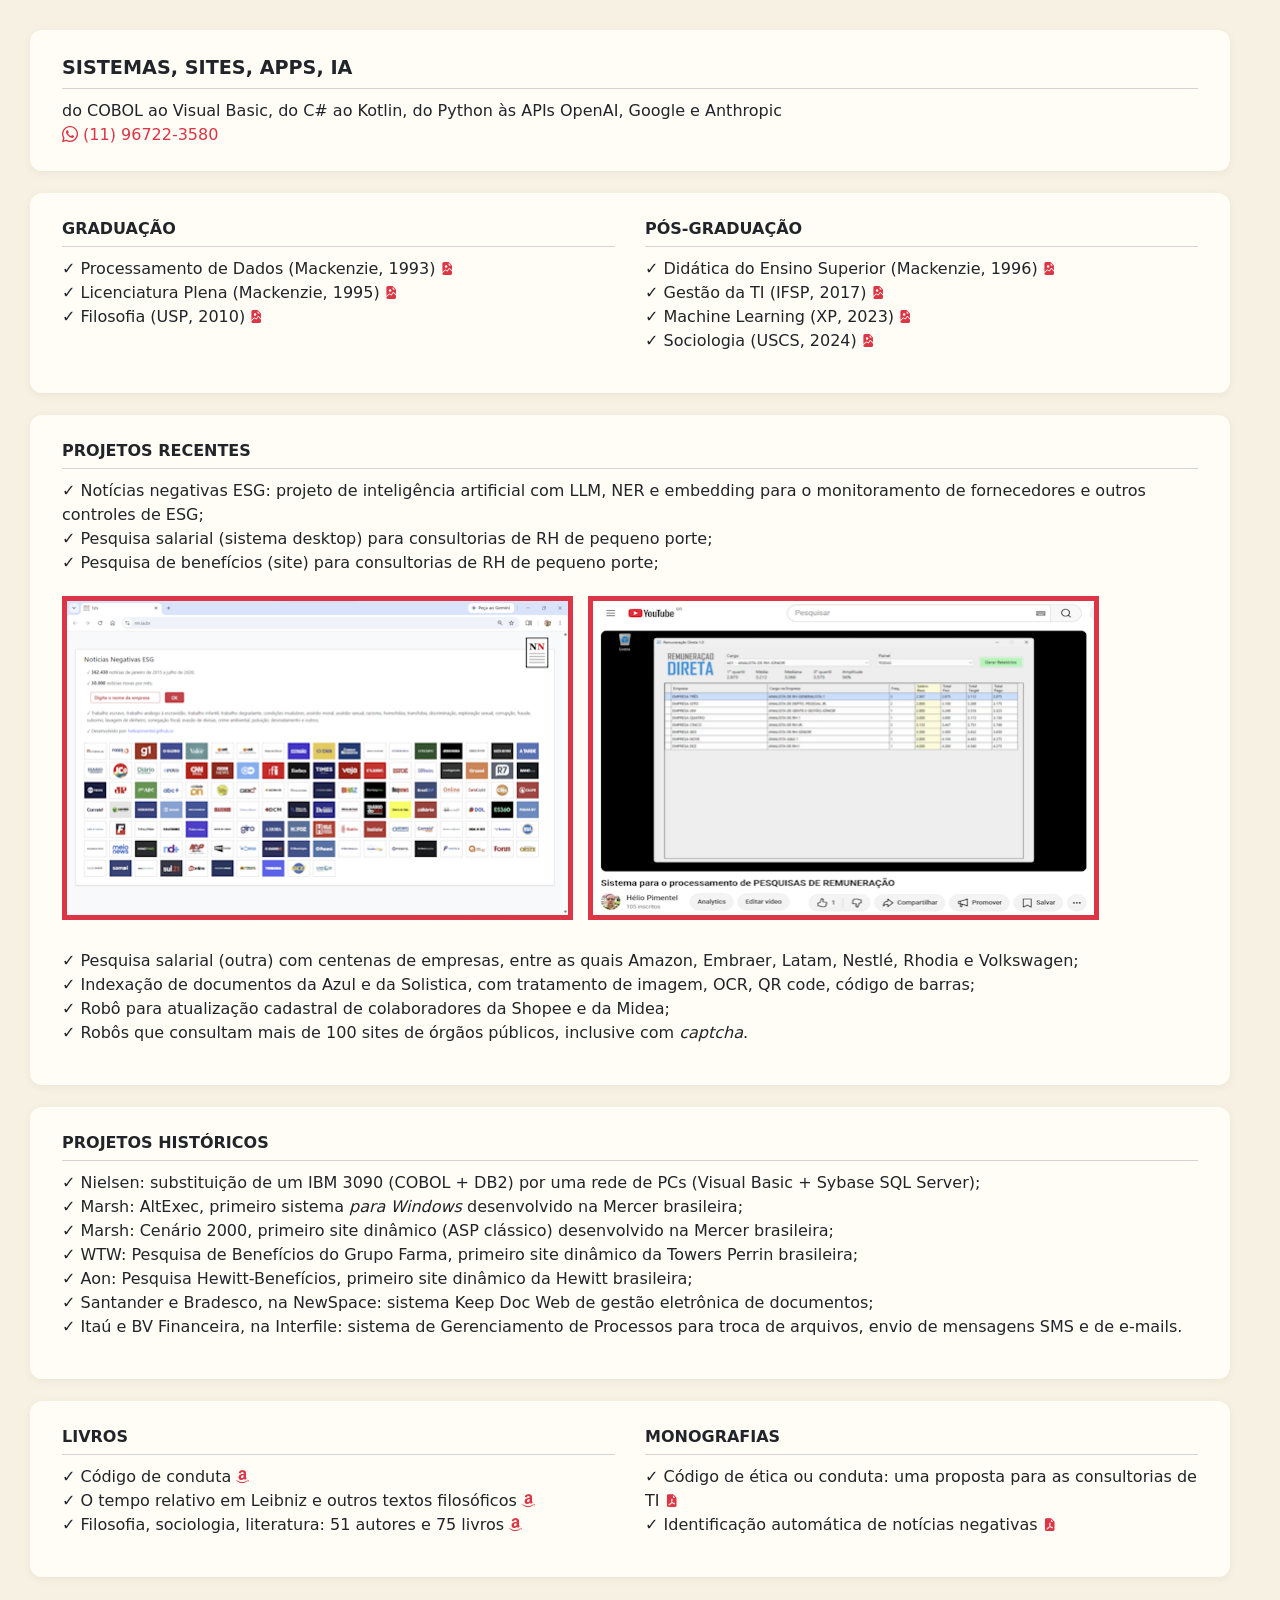
<file: index.html>
<!doctype html>
<html lang="pt-br">
<head>
    <meta charset="utf-8" />
    <meta name="viewport" content="width=device-width, initial-scale=1" />
    <title>Hélio Pimentel</title>
    <link rel="icon" href="hp.ico" />
    <link rel="stylesheet" href="bootstrap.min.css" />
    <link rel="stylesheet" href="bootstrap-icons-modified.min.css" />
    <style>

        body { padding: 30px; background-color: #F7F1E3; }
        big { display: block; border-bottom: 1px solid lightgray; padding-bottom: 5px; margin-bottom: 10px; font-weight: bold; }
        a { text-decoration: none; color: #DC3545; }
        ul { list-style: none; padding-left: 0px; }
        ul li::before { content: "\2713\0020"; }
        .img { width: 45%; border: 5px solid #DC3545; margin-right: 10px; margin-top: 5px; margin-bottom: 5px; }
        .ico { font-size: 80%; }

        .card-div { background: #FFFDF6; border-radius: 12px; padding: 24px 32px; margin-bottom: 22px; box-shadow: 0 2px 10px rgba(0,0,0,0.05); max-width: 1200px; }
        .card-div b { display: block; border-bottom: 1px solid lightgray; padding-bottom: 5px; margin-bottom: 10px; }
        .card-div-flex { display: flex; column-gap: 30px; }
        .card-div-flex div { flex: 1; }

        @media (max-width: 1000px) {
            .card-div-flex { flex-direction: column; }
            .card-div-flex div { min-width: 0px; }
        }

    </style>
</head>
<body>
    <div class="page-wrap">

        <div class="card-div">
            <big>SISTEMAS, SITES, APPS, IA</big>
            do COBOL ao Visual Basic, do C# ao Kotlin, do Python às APIs OpenAI, Google e Anthropic<br />
            <a class="contato" target="_blank" href="https://wa.me/5511967223580"><i class="bi bi-whatsapp"></i> (11) 96722-3580</a>
        </div>

        <div class="card-div card-div-flex">
            <div>
                <b>GRADUAÇÃO</b>
                <ul>
                    <li>Processamento de Dados <nobr>(Mackenzie, 1993) <a href="f1.jpg" target="_blank"><i class="bi bi-file-earmark-image-fill ico"></i></a></nobr></li>
                    <li>Licenciatura Plena <nobr>(Mackenzie, 1995) <a href="f2.jpg" target="_blank"><i class="bi bi-file-earmark-image-fill ico"></i></a></nobr></li>
                    <li>Filosofia <nobr>(USP, 2010) <a href="f3.jpg" target="_blank"><i class="bi bi-file-earmark-image-fill ico"></i></a></nobr></li>
                </ul>
            </div>
            <div>
                <b>PÓS-GRADUAÇÃO</b>
                <ul>
                    <li>Didática do Ensino Superior <nobr>(Mackenzie, 1996) <a href="f4.jpg" target="_blank"><i class="bi bi-file-earmark-image-fill ico"></i></a></nobr></li>
                    <li>Gestão da TI <nobr>(IFSP, 2017) <a href="f5.jpg" target="_blank"><i class="bi bi-file-earmark-image-fill ico"></i></a></nobr></li>
                    <li>Machine Learning <nobr>(XP, 2023) <a href="f6.jpg" target="_blank"><i class="bi bi-file-earmark-image-fill ico"></i></a></nobr></li>
                    <li>Sociologia <nobr>(USCS, 2024) <a href="f7.jpg" target="_blank"><i class="bi bi-file-earmark-image-fill ico"></i></a></nobr></li>
                </ul>
            </div>
        </div>

        <div class="card-div">
            <b>PROJETOS RECENTES</b>
            <ul>
                <li>Notícias negativas ESG: projeto de inteligência artificial com LLM, NER e embedding para o monitoramento de fornecedores e outros controles de ESG;</li>
                <li>Pesquisa salarial (sistema desktop) para consultorias de RH de pequeno porte;</li>
                <li>Pesquisa de benefícios (site) para consultorias de RH de pequeno porte;</li>
            </ul>
            <div class="projetos-imgs">
                <a href="https://nn.ia.br" target="_blank"><img src="nn.png" class="img" /></a>
                <a href="https://youtu.be/eqXo1NTgVpM" target="_blank"><img src="yt.png" class="img" /></a>
            </div><br />
            <ul>
                <li>Pesquisa salarial (outra) com centenas de empresas, entre as quais Amazon, Embraer, Latam, Nestlé, Rhodia e Volkswagen;</li>
                <li>Indexação de documentos da Azul e da Solistica, com tratamento de imagem, OCR, QR code, código de barras;</li>
                <li>Robô para atualização cadastral de colaboradores da Shopee e da Midea;</li>
                <li>Robôs que consultam mais de 100 sites de órgãos públicos, inclusive com <i>captcha</i>.</li>
            </ul>
        </div>

        <div class="card-div">
            <b>PROJETOS HISTÓRICOS</b>
            <ul>
                <li>Nielsen: substituição de um IBM 3090 (COBOL + DB2) por uma rede de PCs (Visual Basic + Sybase SQL Server);</li>
                <li>Marsh: AltExec, primeiro sistema <i>para Windows</i> desenvolvido na Mercer brasileira;</li>
                <li>Marsh: Cenário 2000, primeiro site dinâmico (ASP clássico) desenvolvido na Mercer brasileira;</li>
                <li>WTW: Pesquisa de Benefícios do Grupo Farma, primeiro site dinâmico da Towers Perrin brasileira;</li>
                <li>Aon: Pesquisa Hewitt-Benefícios, primeiro site dinâmico da Hewitt brasileira;</li>
                <li>Santander e Bradesco, na NewSpace: sistema Keep Doc Web de gestão eletrônica de documentos;</li>
                <li>Itaú e BV Financeira, na Interfile: sistema de Gerenciamento de Processos para troca de arquivos, envio de mensagens SMS e de e-mails.</li>
            </ul>
        </div>

        <div class="card-div card-div-flex">
            <div>
                <b>LIVROS</b>
                <ul>
                    <li>Código de conduta <a href="https://amazon.com.br/dp/B073DTLB2N" target="_blank"><i class="bi bi-amazon ico"></i></a></li>
                    <li>O tempo relativo em Leibniz e outros textos filosóficos <a href="https://amazon.com.br/dp/B0757346MT" target="_blank"><i class="bi bi-amazon ico"></i></a></li>
                    <li>Filosofia, sociologia, literatura: 51 autores e 75 livros <a href="https://amazon.com.br/dp/B0FJKWJDRT" target="_blank"><i class="bi bi-amazon ico"></i></a></li>
                </ul>
            </div>
            <div>
                <b>MONOGRAFIAS</b>
                <ul>
                    <li>Código de ética ou conduta: uma proposta para as consultorias de TI <a href="CodigoConduta2017.pdf" target="_blank"><i class="bi bi-file-earmark-pdf-fill ico"></i></a></li>
                    <li>Identificação automática de notícias negativas <a href="NoticiasNegativas2023.pdf" target="_blank"><i class="bi bi-file-earmark-pdf-fill ico"></i></a></li>
                </ul>
            </div>
        </div>

    </div>
</body>
</html>
</file>
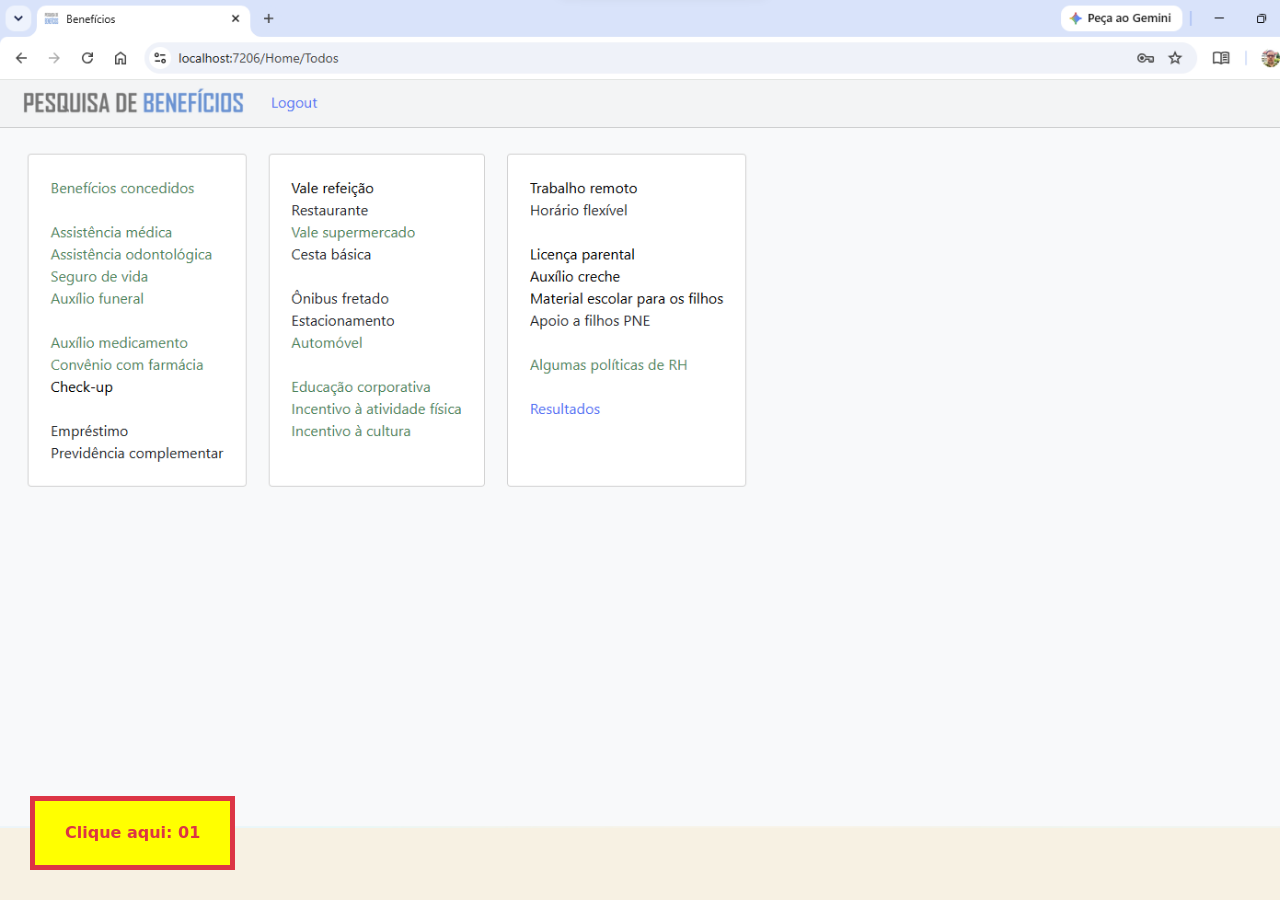
<file: pb/index.html>
<!doctype html>
<html lang="pt-br">
<head>
    <meta charset="utf-8" />
    <meta name="viewport" content="width=device-width, initial-scale=1" />
    <title>Hélio Pimentel</title>
    <link rel="icon" href="pesq.ico" />
    <link rel="stylesheet" href="../bootstrap.min.css" />
    <style>
        body { background-color: #F7F1E3; }
        img { height: 92vh; }
        div { position: fixed; left: 30px; bottom: 30px; border: 5px solid #DC3545; padding: 20px 30px; background-color: yellow; }
        a { text-decoration: none; color: #DC3545; }
    </style>
</head>
<body>

    <img id="Img01" src="01.png" />
    <img id="Img02" src="02.png" style="display: none" />
    <img id="Img03" src="03.png" style="display: none" />
    <img id="Img04" src="04.png" style="display: none" />
    <img id="Img05" src="05.png" style="display: none" />
    <img id="Img06" src="06.png" style="display: none" />
    <img id="Img07" src="07.png" style="display: none" />
    <img id="Img08" src="08.png" style="display: none" />
    <img id="Img09" src="09.png" style="display: none" />
    <img id="Img10" src="10.png" style="display: none" />
    <img id="Img11" src="11.png" style="display: none" />
    <div><b><a id="CliqueAqui" href="#" onclick="return Img();">Clique aqui: 01</a></b></div>

    <script>
        let n = 1;
        function Img() {
            const n1 = n.toString().padStart(2, '0');
            if (++n > 11) n = 1;
            const n2 = n.toString().padStart(2, '0');
            document.getElementById("Img" + n1).style.display = "none";
            document.getElementById("Img" + n2).style.display = "block";
            document.getElementById("CliqueAqui").innerHTML = "Clique aqui: " + n2;
            return false;
        }
    </script>
</body>
</html>
</file>
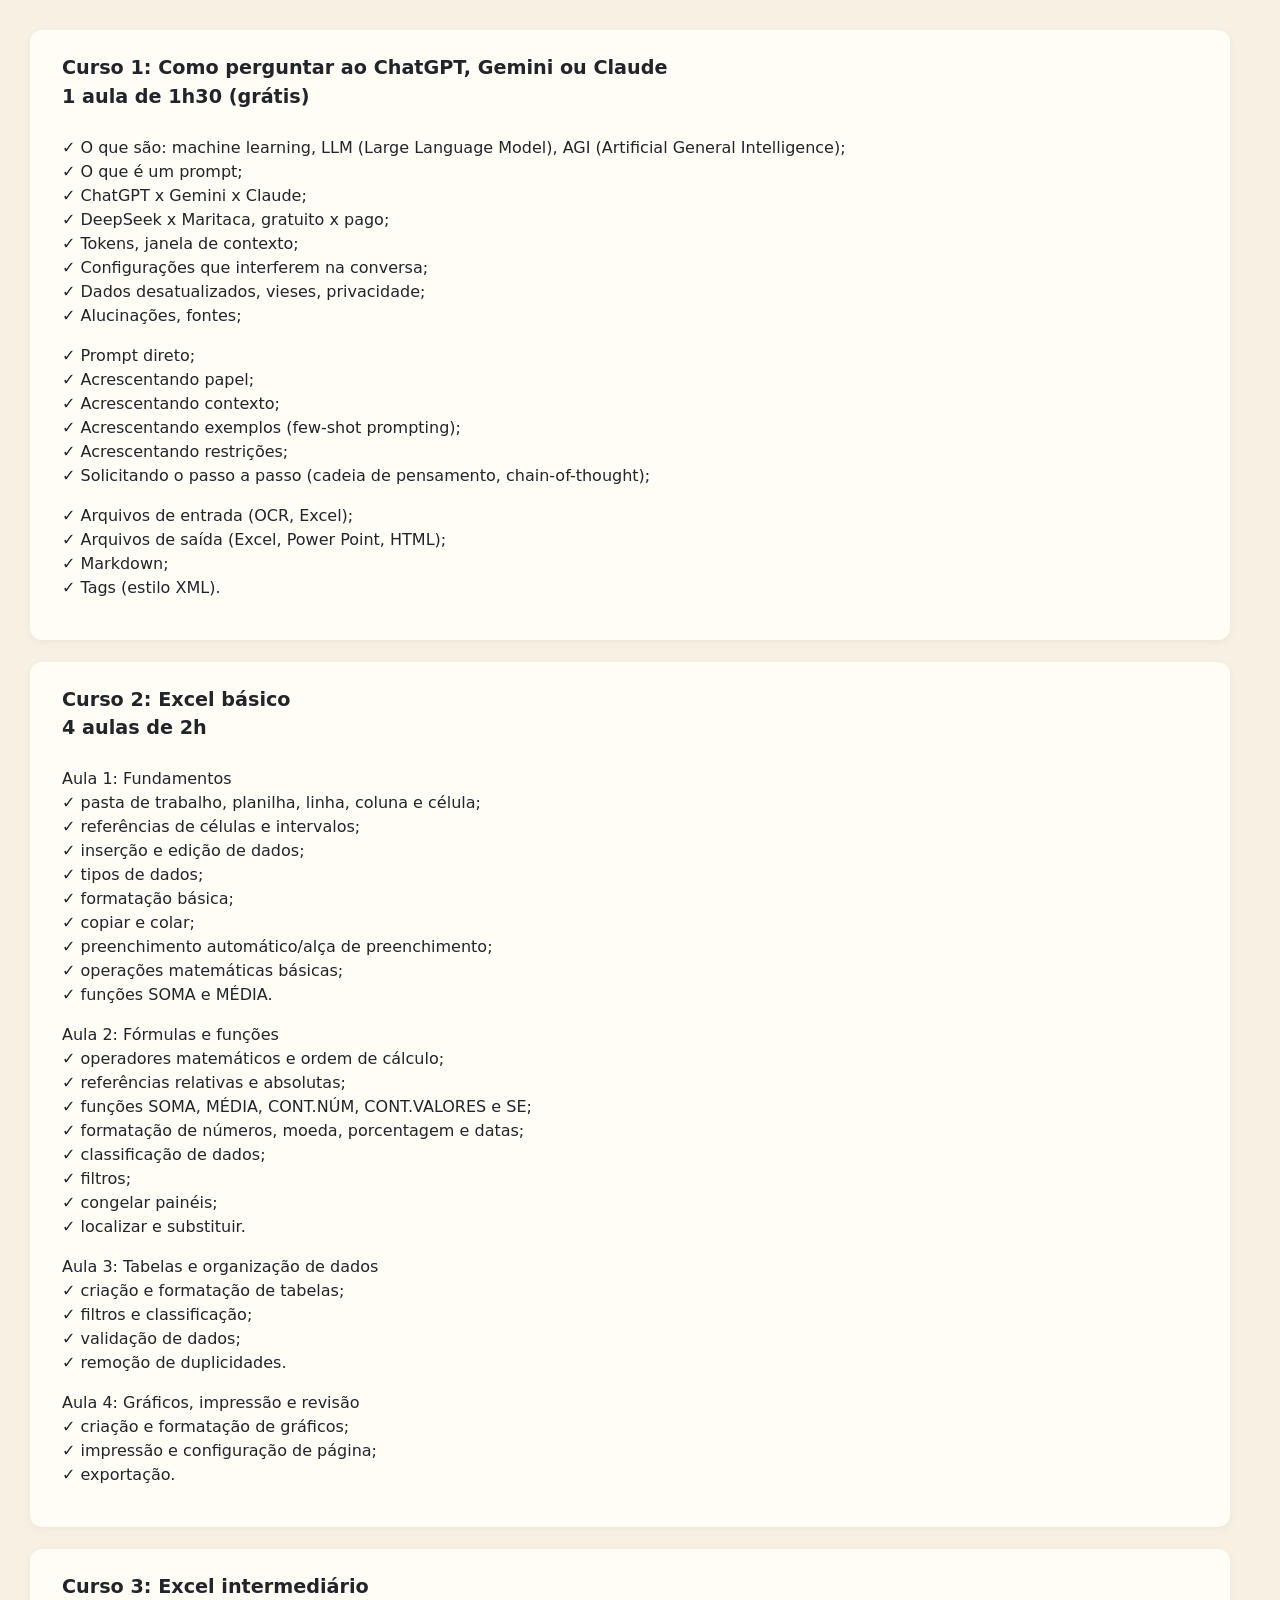
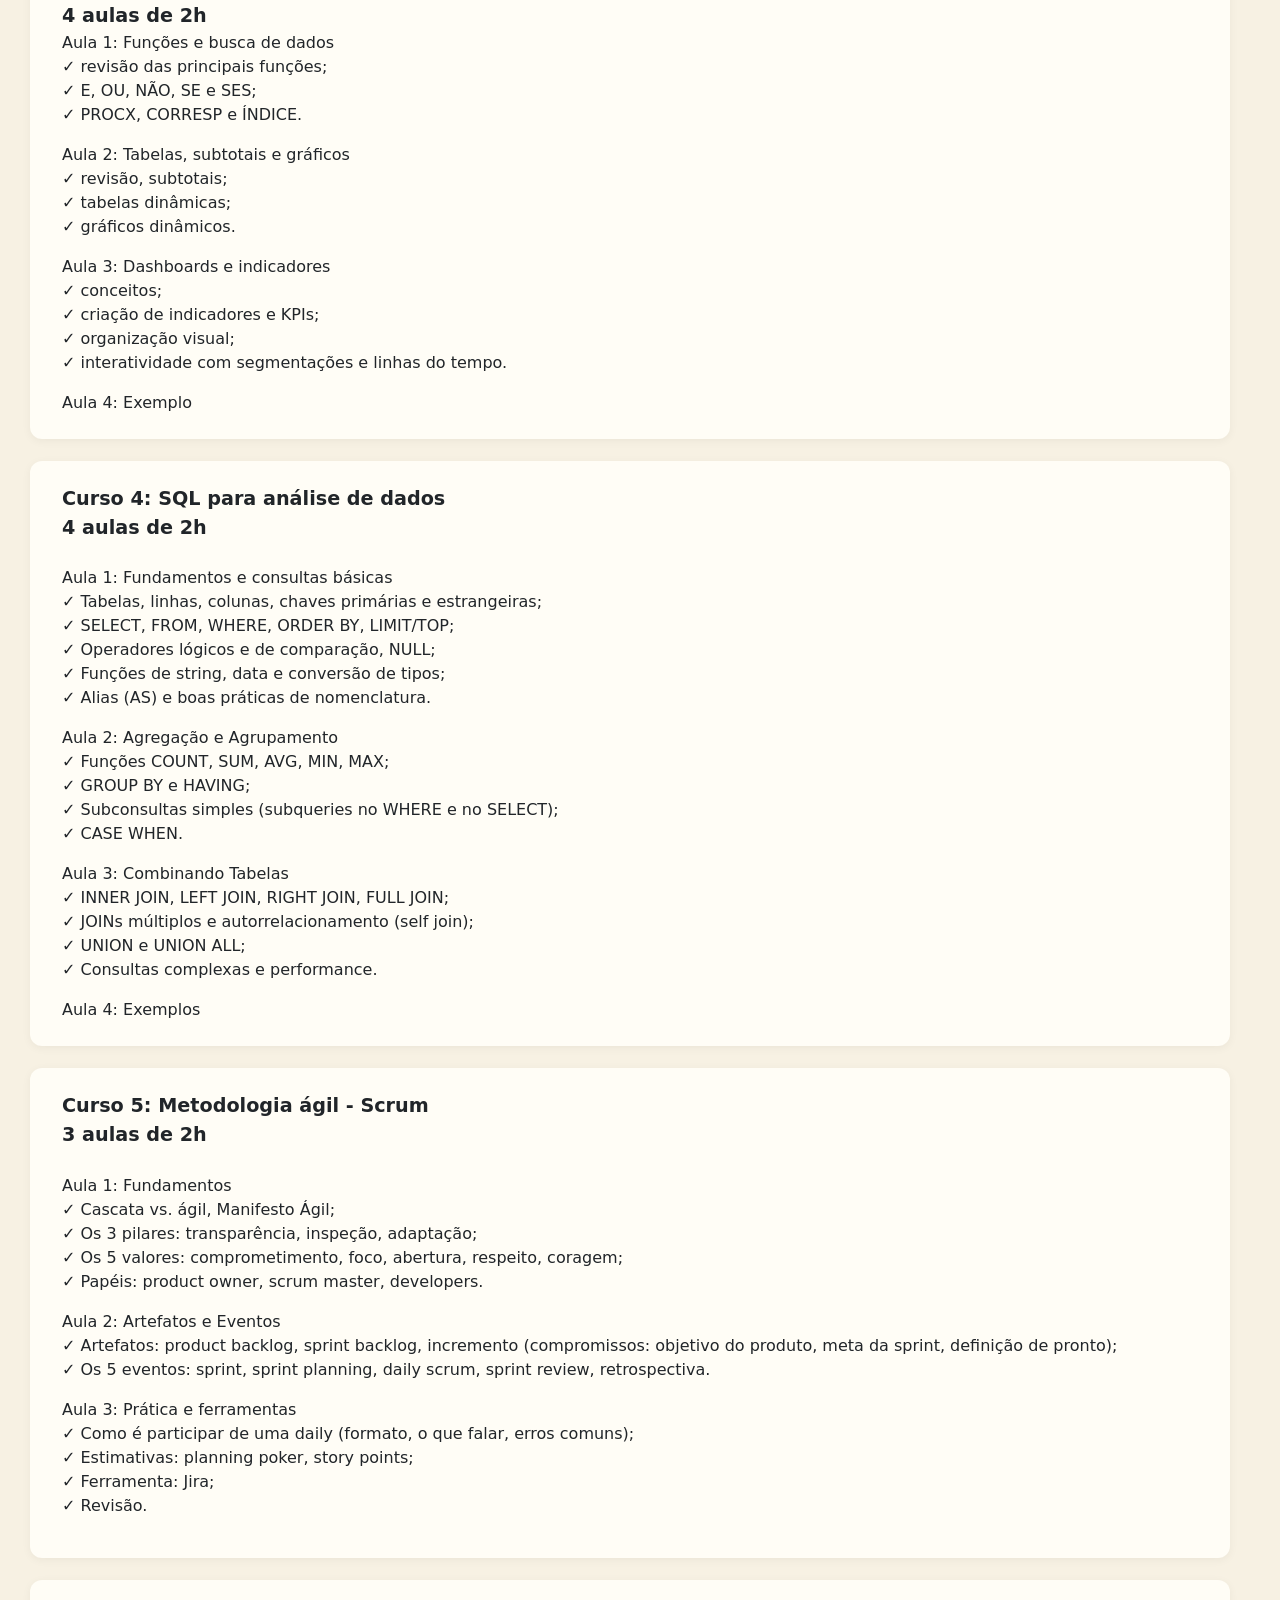
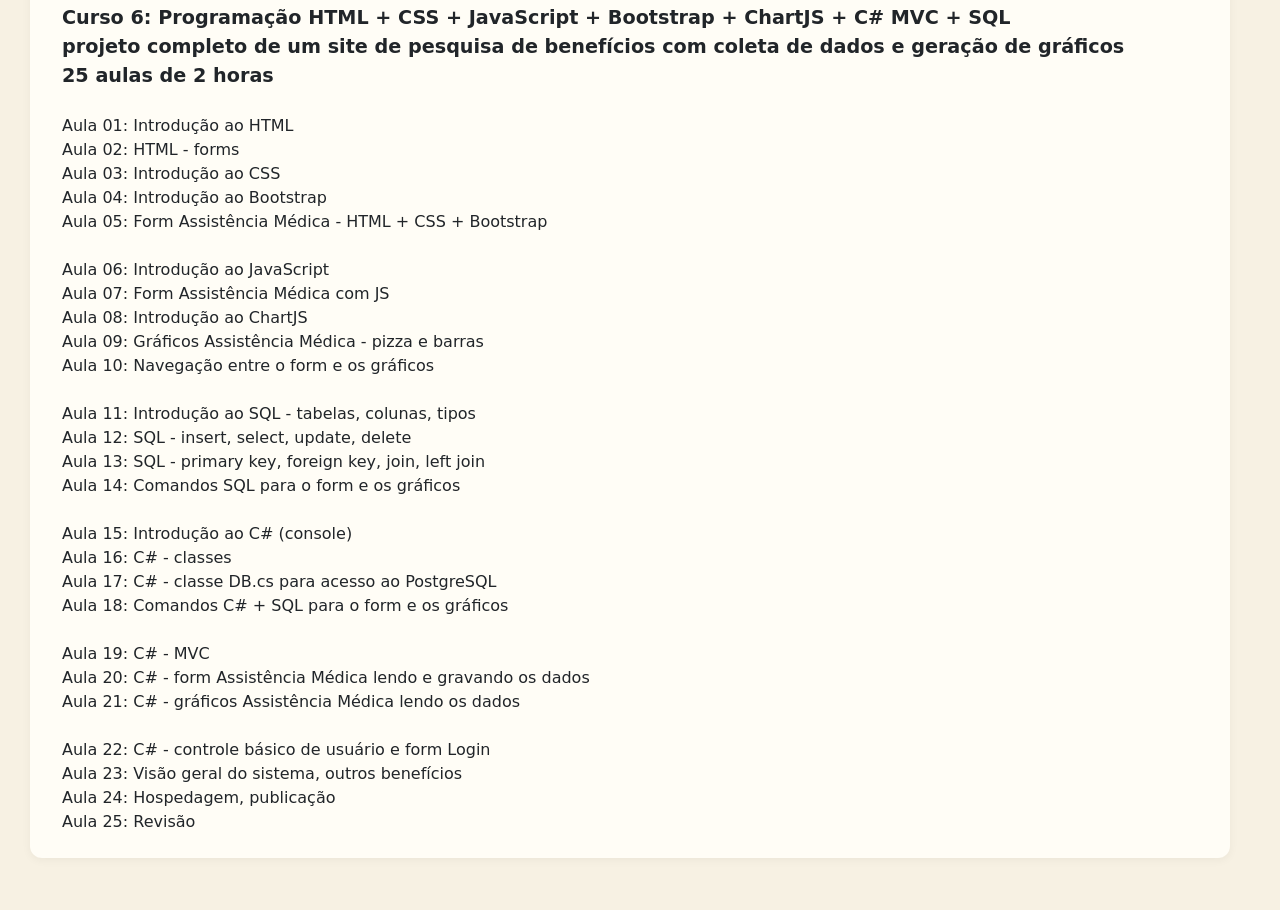
<file: cursos.html>
<!doctype html>
<html lang="pt-br">
<head>
    <meta charset="utf-8" />
    <meta name="viewport" content="width=device-width, initial-scale=1" />
    <title>Hélio Pimentel</title>
    <link rel="icon" href="https://heliopimentel.github.io/hp.ico" />
    <link rel="stylesheet" href="https://heliopimentel.github.io/bootstrap.min.css" />
    <style>
        body { padding: 30px; background-color: #F7F1E3; }
        big { font-weight: bold; }
        ul { list-style: none; padding-left: 0px; }
        ul li::before { content: "\2713\0020"; }
        .card-div { background: #FFFDF6; border-radius: 12px; padding: 24px 32px; margin-bottom: 22px; box-shadow: 0 2px 10px rgba(0,0,0,0.05); max-width: 1200px; }
    </style>
</head>
<body>
    <div class="page-wrap">

        <div class="card-div">
            <big>
                Curso 1: Como perguntar ao ChatGPT, Gemini ou Claude<br />
                1 aula de 1h30 (grátis)<br />
            </big><br />
            <ul>
                <li>O que são: machine learning, LLM (Large Language Model), AGI (Artificial General Intelligence);</li>
                <li>O que é um prompt;</li>
                <li>ChatGPT x Gemini x Claude;</li>
                <li>DeepSeek x Maritaca, gratuito x pago;</li>
                <li>Tokens, janela de contexto;</li>
                <li>Configurações que interferem na conversa;</li>
                <li>Dados desatualizados, vieses, privacidade;</li>
                <li>Alucinações, fontes;</li>
            </ul>
            <ul>
                <li>Prompt direto;</li>
                <li>Acrescentando papel;</li>
                <li>Acrescentando contexto;</li>
                <li>Acrescentando exemplos (few-shot prompting);</li>
                <li>Acrescentando restrições;</li>
                <li>Solicitando o passo a passo (cadeia de pensamento, chain-of-thought);</li>
            </ul>
            <ul>
                <li>Arquivos de entrada (OCR, Excel);</li>
                <li>Arquivos de saída (Excel, Power Point, HTML);</li>
                <li>Markdown;</li>
                <li>Tags (estilo XML).</li>
            </ul>
        </div>

        <div class="card-div">
            <big>
                Curso 2: Excel básico<br />
                4 aulas de 2h<br />
            </big><br />
            Aula 1: Fundamentos<br />
            <ul>
                <li>pasta de trabalho, planilha, linha, coluna e célula;</li>
                <li>referências de células e intervalos;</li>
                <li>inserção e edição de dados;</li>
                <li>tipos de dados;</li>
                <li>formatação básica;</li>
                <li>copiar e colar;</li>
                <li>preenchimento automático/alça de preenchimento;</li>
                <li>operações matemáticas básicas;</li>
                <li>funções SOMA e MÉDIA.</li>
            </ul>
            Aula 2: Fórmulas e funções<br />
            <ul>
                <li>operadores matemáticos e ordem de cálculo;</li>
                <li>referências relativas e absolutas;</li>
                <li>funções SOMA, MÉDIA, CONT.NÚM, CONT.VALORES e SE;</li>
                <li>formatação de números, moeda, porcentagem e datas;</li>
                <li>classificação de dados;</li>
                <li>filtros;</li>
                <li>congelar painéis;</li>
                <li>localizar e substituir.</li>
            </ul>
            Aula 3: Tabelas e organização de dados<br />
            <ul>
                <li>criação e formatação de tabelas;</li>
                <li>filtros e classificação;</li>
                <li>validação de dados;</li>
                <li>remoção de duplicidades.</li>
            </ul>
            Aula 4: Gráficos, impressão e revisão<br />
            <ul>
                <li>criação e formatação de gráficos;</li>
                <li>impressão e configuração de página;</li>
                <li>exportação.</li>
            </ul>
        </div>

        <div class="card-div">
            <big>
                Curso 3: Excel intermediário<br />
                4 aulas de 2h<br />
            </big>
            Aula 1: Funções e busca de dados<br />
            <ul>
                <li>revisão das principais funções;</li>
                <li>E, OU, NÃO, SE e SES;</li>
                <li>PROCX, CORRESP e ÍNDICE.</li>
            </ul>
            Aula 2: Tabelas, subtotais e gráficos<br />
            <ul>
                <li>revisão, subtotais;</li>
                <li>tabelas dinâmicas;</li>
                <li>gráficos dinâmicos.</li>
            </ul>
            Aula 3: Dashboards e indicadores<br />
            <ul>
                <li>conceitos;</li>
                <li>criação de indicadores e KPIs;</li>
                <li>organização visual;</li>
                <li>interatividade com segmentações e linhas do tempo.</li>
            </ul>
            Aula 4: Exemplo<br />
        </div>

        <div class="card-div">
            <big>
                Curso 4: SQL para análise de dados<br />
                4 aulas de 2h<br />
            </big><br />
            Aula 1: Fundamentos e consultas básicas<br />
            <ul>
                <li>Tabelas, linhas, colunas, chaves primárias e estrangeiras;</li>
                <li>SELECT, FROM, WHERE, ORDER BY, LIMIT/TOP;</li>
                <li>Operadores lógicos e de comparação, NULL;</li>
                <li>Funções de string, data e conversão de tipos;</li>
                <li>Alias (AS) e boas práticas de nomenclatura.</li>
            </ul>
            Aula 2: Agregação e Agrupamento<br />
            <ul>
                <li>Funções COUNT, SUM, AVG, MIN, MAX;</li>
                <li>GROUP BY e HAVING;</li>
                <li>Subconsultas simples (subqueries no WHERE e no SELECT);</li>
                <li>CASE WHEN.</li>
            </ul>
            Aula 3: Combinando Tabelas<br />
            <ul>
                <li>INNER JOIN, LEFT JOIN, RIGHT JOIN, FULL JOIN;</li>
                <li>JOINs múltiplos e autorrelacionamento (self join);</li>
                <li>UNION e UNION ALL;</li>
                <li>Consultas complexas e performance.</li>
            </ul>
            Aula 4: Exemplos<br />
        </div>

        <div class="card-div">
            <big>
                Curso 5: Metodologia ágil - Scrum<br />
                3 aulas de 2h<br />
            </big><br />
            Aula 1: Fundamentos<br />
            <ul>
                <li>Cascata vs. ágil, Manifesto Ágil;</li>
                <li>Os 3 pilares: transparência, inspeção, adaptação;</li>
                <li>Os 5 valores: comprometimento, foco, abertura, respeito, coragem;</li>
                <li>Papéis: product owner, scrum master, developers.</li>
            </ul>
            Aula 2: Artefatos e Eventos<br />
            <ul>
                <li>Artefatos: product backlog, sprint backlog, incremento (compromissos: objetivo do produto, meta da sprint, definição de pronto);</li>
                <li>Os 5 eventos: sprint, sprint planning, daily scrum, sprint review, retrospectiva.</li>
            </ul>
            Aula 3: Prática e ferramentas<br />
            <ul>
                <li>Como é participar de uma daily (formato, o que falar, erros comuns);</li>
                <li>Estimativas: planning poker, story points;</li>
                <li>Ferramenta: Jira;</li>
                <li>Revisão.</li>
            </ul>
        </div>

        <div class="card-div">
            <big>
                Curso 6: Programação HTML + CSS + JavaScript + Bootstrap + ChartJS + C# MVC + SQL<br />
                projeto completo de um site de pesquisa de benefícios com coleta de dados e geração de gráficos<br />
                25 aulas de 2 horas<br />
            </big><br />
            Aula 01: Introdução ao HTML<br />
            Aula 02: HTML - forms<br />
            Aula 03: Introdução ao CSS<br />
            Aula 04: Introdução ao Bootstrap<br />
            Aula 05: Form Assistência Médica - HTML + CSS + Bootstrap<br /><br />
            Aula 06: Introdução ao JavaScript<br />
            Aula 07: Form Assistência Médica com JS<br />
            Aula 08: Introdução ao ChartJS<br />
            Aula 09: Gráficos Assistência Médica - pizza e barras<br />
            Aula 10: Navegação entre o form e os gráficos<br /><br />
            Aula 11: Introdução ao SQL - tabelas, colunas, tipos<br />
            Aula 12: SQL - insert, select, update, delete<br />
            Aula 13: SQL - primary key, foreign key, join, left join<br />
            Aula 14: Comandos SQL para o form e os gráficos<br /><br />
            Aula 15: Introdução ao C# (console)<br />
            Aula 16: C# - classes<br />
            Aula 17: C# - classe DB.cs para acesso ao PostgreSQL<br />
            Aula 18: Comandos C# + SQL para o form e os gráficos<br /><br />
            Aula 19: C# - MVC<br />
            Aula 20: C# - form Assistência Médica lendo e gravando os dados<br />
            Aula 21: C# - gráficos Assistência Médica lendo os dados<br /><br />
            Aula 22: C# - controle básico de usuário e form Login<br />
            Aula 23: Visão geral do sistema, outros benefícios<br />
            Aula 24: Hospedagem, publicação<br />
            Aula 25: Revisão<br />
        </div>

    </div>
</body>
</html>
</file>
